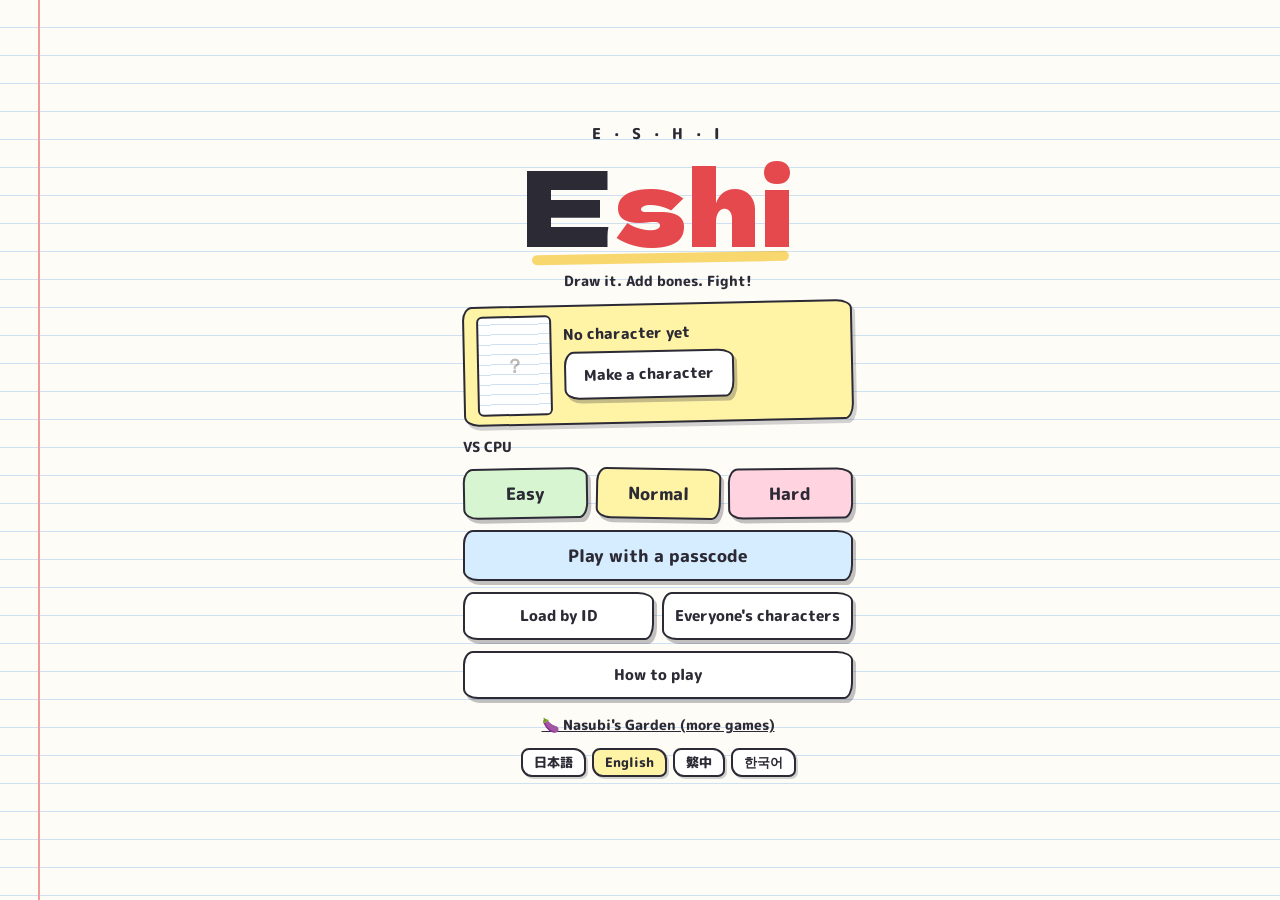
<file: index.html>
<!doctype html>
<html lang="ja">
<head><script>/* nsb-move: .com へ引っ越し（保存情報も持っていく） */(function(){if(location.hostname!=='nasubi-no-oniwa.github.io')return;var u='https://nasubi-no-oniwa.com'+location.pathname+location.search,h=location.hash||'';try{var ks=[],i,k,v,d={},n=0;for(i=0;i<localStorage.length;i++){k=localStorage.key(i);v=localStorage.getItem(k);if(v!=null)ks.push([k,v])}ks.sort(function(a,b){return a[1].length-b[1].length});for(i=0;i<ks.length;i++){var s=ks[i][0].length+ks[i][1].length;if(n+s>30000)break;d[ks[i][0]]=ks[i][1];n+=s}if(n>0)u+='#nsbmig='+encodeURIComponent(JSON.stringify(d))+(h?'&nsbh='+encodeURIComponent(h):'');else u+=h}catch(e){u+=h}location.replace(u)})();</script><link rel="canonical" href="https://nasubi-no-oniwa.com/eshi/">
<!-- Google tag (gtag.js) -->
<script async src="https://www.googletagmanager.com/gtag/js?id=G-5RB6XMN0QR"></script>
<script>
  window.dataLayer = window.dataLayer || [];
  function gtag(){dataLayer.push(arguments);}
  gtag('js', new Date());
  gtag('config', 'G-5RB6XMN0QR');
</script>
<meta charset="utf-8">
<meta name="viewport" content="width=device-width,initial-scale=1,maximum-scale=1,user-scalable=no,viewport-fit=cover">
<meta name="theme-color" content="#fdfcf7">
<meta name="description" content="頭と体・うで・あしを描いて、骨を入れて戦う。描いたキャラで、あいことば対戦。">
<title>絵私（えし）</title>
<link rel="manifest" href="manifest.json">
<link rel="icon" href="icons/icon-192.png">
<link rel="apple-touch-icon" href="icons/icon-192.png">
<meta property="og:title" content="絵私（えし）">
<meta property="og:description" content="頭と体・うで・あしを描いて、骨を入れて戦う。描いたキャラで、あいことば対戦。">
<meta property="og:image" content="https://nasubi-no-oniwa.github.io/eshi/icons/icon-512.png">
<link rel="preconnect" href="https://fonts.googleapis.com">
<link rel="preconnect" href="https://fonts.gstatic.com" crossorigin>
<link href="https://fonts.googleapis.com/css2?family=Dela+Gothic+One&family=M+PLUS+Rounded+1c:wght@500;800;900&display=swap" rel="stylesheet">
<link rel="stylesheet" href="css/style.css">
<!-- nasubi-track: 結果画面とXへの投稿の回数を記録（ゲームの動きには影響しない） -->
<script>(function(){try{var G="eshi",IDS=["ov-result"];
function ev(n){try{if(typeof gtag==='function')gtag('event',n,{game:G});}catch(e){}}
var o=window.open;window.open=function(u){try{if(/intent\/(post|tweet)/.test(String(u)))ev('x_share');}catch(e){}return o.apply(window,arguments);};
if(!IDS.length)return;
function vis(e){if(!e||!e.isConnected||e.closest('[hidden]'))return false;var r=e.getBoundingClientRect();if(r.width<1||r.height<1)return false;for(var n=e;n&&n.nodeType===1;n=n.parentElement){var s=getComputedStyle(n);if(s.display==='none'||s.visibility==='hidden'||parseFloat(s.opacity)<0.05)return false;}return true;}
var was={};setInterval(function(){try{var any=false;for(var i=0;i<IDS.length;i++){if(vis(document.getElementById(IDS[i])))any=true;}if(any&&!was.v)ev('result_view');was.v=any;}catch(e){}},700);
}catch(e){}})();</script>
<!-- nasubi-ad: スマホのとき、結果画面とタイトル画面の決めた場所に広告の帯（と、決めた場所だけその下に大きい広告）を出す（遊んでいる最中は出さない・ボタンに重ねない・広告の幅320pxを切らない・画面が出たらすぐ見せるが、最初の1.2秒は押しても反応しない・画面が出るたびに新しい広告を読みこむ（場所ごとに30秒に1回まで）・画面が隠れて2秒たったら広告を外して止める・タイトル画面はタイトル用の広告枠を使う） -->
<script>(function(){try{var C=[{"a": "#ov-result .card", "v": "#ov-result"}, {"a": "#title div.title-box", "v": "#title", "t": 1, "b": 1, "m": 20, "x": "", "x2": ""}],BIG=1,M=20,EX="transform:rotate(.6deg);",EX2="transform:rotate(.6deg);",AD='https://nasubi-no-oniwa.github.io/ad/',AD2='https://nasubi-no-oniwa.github.io/ad/big.html',TAD='https://nasubi-no-oniwa.github.io/ad/t.html',TAD2='https://nasubi-no-oniwa.github.io/ad/tbig.html',LOCK=1200,HOLD=2000,MIN=30000;
if(/[?&]noad=1/.test(location.search))return;
if(!/iPhone|iPod|Android|Mobile|Windows Phone|BlackBerry/i.test(navigator.userAgent||''))return;
var S=[];
function vis(e){if(!e||!e.isConnected||e.closest('[hidden]'))return false;var r=e.getBoundingClientRect();if(r.width<1||r.height<1)return false;for(var n=e;n&&n.nodeType===1;n=n.parentElement){var s=getComputedStyle(n);if(s.display==='none'||s.visibility==='hidden'||parseFloat(s.opacity)<0.05)return false;}return true;}
function opt(i,k,d){return C[i][k]===undefined?d:C[i][k];}
function mk(i){var b=document.createElement('div');b.className='nsb-ad';b.style.cssText='display:block;position:static;float:none;box-sizing:content-box;width:320px;min-width:320px;max-width:none;height:50px;margin:'+opt(i,'m',M)+'px calc((100% - 320px) / 2) 0;padding:0;border:0;background:none;box-shadow:none;border-radius:0;transform:none;overflow:hidden;flex:0 0 auto;align-self:center;'+opt(i,'x',EX);return b;}
function mk2(i){var g=document.createElement('div');g.className='nsb-ad nsb-big';g.style.cssText='display:block;position:static;float:none;box-sizing:content-box;width:300px;min-width:300px;max-width:none;height:250px;margin:20px calc((100% - 300px) / 2) 0;padding:0;border:0;background:none;box-shadow:none;border-radius:0;transform:none;overflow:hidden;flex:0 0 auto;align-self:center;'+opt(i,'x2',EX2);return g;}
function mkf(u,w,h){var f=document.createElement('iframe');f.title='ad';f.setAttribute('scrolling','no');f.width=w;f.height=h;f.style.cssText='border:0;margin:0;padding:0;width:'+w+'px;height:'+h+'px;display:block;max-width:none;visibility:hidden;pointer-events:none';f.src=u;return f;}
function place(){for(var i=0;i<C.length;i++){var a=document.querySelector(C[i].a);if(!a)continue;var s=S[i]||(S[i]={b:mk(i),g:opt(i,'b',BIG)?mk2(i):null,on:false,since:0,hid:0,last:0,f:null,f2:null});var b=s.b;
if(C[i].p==='first'){if(a.firstElementChild!==b)a.insertBefore(b,a.firstChild);}else if(b.parentNode!==a)a.appendChild(b);
if(s.g&&b.nextSibling!==s.g)a.insertBefore(s.g,b.nextSibling);}}
function off(s,now){if(s.f){s.f.style.visibility='hidden';s.f.style.pointerEvents='none';}if(s.f2){s.f2.style.visibility='hidden';s.f2.style.pointerEvents='none';}s.on=false;s.since=0;s.hid=now;}
function kill(s){if(s.f){if(s.f.parentNode)s.f.parentNode.removeChild(s.f);s.f=null;}if(s.f2){if(s.f2.parentNode)s.f2.parentNode.removeChild(s.f2);s.f2=null;}}
function tick(){try{place();var k=-1,i,s,res=false,now=Date.now();
for(i=0;i<C.length;i++){s=S[i];if(!C[i].t&&s&&vis(document.querySelector(C[i].v))&&vis(s.b)){k=i;res=true;break;}}
if(k<0)for(i=0;i<C.length;i++){s=S[i];if(C[i].t&&s&&vis(document.querySelector(C[i].v))&&vis(s.b)){k=i;break;}}
if(document.hidden)k=-1;
for(i=0;i<C.length;i++){s=S[i];if(!s)continue;
if(C[i].t){var d=(res&&vis(document.querySelector(C[i].v)))?'none':'block';if(s.b.style.display!==d){s.b.style.display=d;if(s.g)s.g.style.display=d;}}
if(i!==k){if(s.on)off(s,now);if(s.f&&now-s.hid>=HOLD&&now-s.last>=MIN)kill(s);}}
if(k<0)return;
s=S[k];
if(!s.on){s.on=true;s.since=now;}
if(!s.f){var t=!!C[k].t;s.f=mkf(t?TAD:AD,320,50);s.b.appendChild(s.f);if(s.g){s.f2=mkf(t?TAD2:AD2,300,250);s.g.appendChild(s.f2);}s.last=now;}
if(s.f.parentNode!==s.b)s.b.appendChild(s.f);if(s.f2&&s.f2.parentNode!==s.g)s.g.appendChild(s.f2);
var pe=(now-s.since<LOCK)?'none':'auto';
s.f.style.visibility='visible';s.f.style.pointerEvents=pe;if(s.f2){s.f2.style.visibility='visible';s.f2.style.pointerEvents=pe;}
}catch(_){}}
function go(){place();try{new MutationObserver(place).observe(document.body,{childList:true,subtree:true});}catch(_){}setInterval(tick,300);}
if(document.body)go();else document.addEventListener('DOMContentLoaded',go);
}catch(e){}})();</script>
<!-- nasubi-next: 結果画面に「次のゲーム」を出す（右にスライドするか押すと、おすすめの画面。中身は nasubi-no-oniwa.github.io/next/next.js で全作品共通） -->
<script>window.NSB_NEXT={"g": "eshi", "r": [{"a": "#ov-result .card", "v": "#ov-result"}], "ad": 1};</script>
<script src="https://nasubi-no-oniwa.github.io/next/next.js" defer></script>
</head>
<body>
<!-- タイトル -->
<section id="title" class="screen active">
  <div class="title-box">
    <p class="kana" data-i="kana">え　し</p>
    <h1 class="logo" data-ih="logo">絵<span>私</span></h1>
    <p class="tag" data-i="tag">描いて、骨を入れて、たたかえ。</p>
    <div class="my-char"><canvas id="t-preview" width="150" height="200"></canvas><div><p id="t-name" data-i="no_char">まだキャラがいません</p><button class="btn sub" id="btn-edit" data-i="make_char">キャラをつくる</button><p class="t-id" id="t-id"></p><p class="pool" id="t-pool"></p></div></div>
    <div class="menu">
      <p class="menu-label" data-i="vs_cpu">CPUとたいせん</p>
      <div class="lv-row">
        <button class="btn lv" data-level="easy" data-i="easy">よわい</button>
        <button class="btn lv" data-level="normal" data-i="normal">ふつう</button>
        <button class="btn lv" data-level="hard" data-i="hard">つよい</button>
      </div>
      <button class="btn online" id="btn-online" data-i="online">あいことばで対戦</button>
      <div class="two-row"><button class="btn sub" id="btn-find" data-i="find_btn">IDでよぶ</button><button class="btn sub" id="btn-gal" data-i="gal_btn">みんなのキャラ</button></div>
      <button class="btn sub" id="btn-howto" data-i="howto">あそびかた</button>
    </div>
    <a class="home-link" href="https://nasubi-no-oniwa.github.io/" data-i="home_e">🍆 なすびのお庭へ</a>
    <div class="langs" role="group" aria-label="Language"><button type="button" data-lang="ja">日本語</button><button type="button" data-lang="en">English</button><button type="button" data-lang="zh">繁中</button><button type="button" data-lang="ko">한국어</button></div>
  </div>
</section>

<!-- キャラをつくる -->
<section id="editor" class="screen">
  <div class="ed-top">
    <button class="mini" id="ed-back" data-i="back">もどる</button>
    <input id="ed-name" maxlength="8" placeholder="キャラの名前" data-ip="char_name" autocomplete="off">
    <b class="ed-timer" id="ed-timer" hidden>60</b>
    <button class="mini" id="ed-help" aria-label="使いかた" data-ia="help">？</button>
    <button class="mini" id="ed-more" aria-label="そのほか" data-ia="more">…</button>
    <button class="mini go" id="ed-done" data-i="done">完成！</button>
  </div>
  <div class="ed-tabbar"><button class="ed-arrow" id="ed-prev" aria-label="前のパーツ" data-ia="prev_part">‹</button><div id="ed-tabs" class="ed-tabs"></div><button class="ed-arrow" id="ed-next" aria-label="次のパーツ" data-ia="next_part">›</button></div>
  <div id="ed-wrap" class="ed-wrap"><canvas id="ed-canvas"></canvas>
    <div class="ed-tip" id="ed-bone-tip"></div>
    <div class="ed-zoom"><button id="ed-zin">＋</button><button id="ed-zout">－</button><button id="ed-zfit" data-i="fit">全体</button></div>
    <p class="ed-stat" id="ed-stat"></p>
    <div id="ed-menu" class="ed-menu" hidden><button id="ed-sample" data-i="sample">おてほんを出す</button><button id="ed-mirror">左右コピー</button><button id="ed-clear" class="warn" data-i="clear_part">このパーツを全部消す</button></div>
  </div>
  <div id="ed-tools" class="ed-tools">
    <button data-tool="pen"><i>✏️</i><span data-i="t_pen">ペン</span></button><button data-tool="fill"><i>🪣</i><span data-i="t_fill">ぬる</span></button><button data-tool="erase"><i>🧽</i><span data-i="t_erase">けす</span></button><button data-tool="shape"><i>🔷</i><span data-i="t_shape">図形</span></button><button data-tool="stamp"><i>⭐</i><span data-i="t_stamp">スタンプ</span></button><button data-tool="bone" class="bone"><i>🦴</i><span data-i="t_bone">骨</span></button><button id="ed-undo" class="undo"><i>↶</i><span data-i="t_undo">もどす</span></button>
  </div>
  <div class="ed-paint"><div id="ed-colors" class="ed-colors"></div><button id="ed-size-btn" class="ed-size-btn" aria-label="ふとさ" data-ia="size"><i id="ed-size-dot"></i></button>
    <div class="ed-size" id="ed-size-pop" hidden><span data-i="size">ふとさ</span><input type="range" id="ed-size" min="2" max="48" step="1" value="8"><b id="ed-size-n">8</b></div>
  </div>
</section>

<!-- たたかう -->
<section id="fight" class="screen">
  <canvas id="view"></canvas>
  <div class="hud">
    <div class="note s0"><b class="nm" id="nm0" data-i="you">あなた</b><div class="bars" id="bars0"></div></div>
    <div class="mid"><div class="timer" id="timer">90</div><button class="mini quit" id="btn-quit" data-i="quit">やめる</button><span class="watchers" id="watchers" hidden></span></div>
    <div class="note s1"><b class="nm" id="nm1">CPU</b><div class="bars" id="bars1"></div></div>
  </div>
  <div id="hurt-flash"></div>
  <div id="pops"></div>
  <div id="cheers"></div>
  <div class="watch-tag" id="watch-tag" hidden data-i="watching">観戦中</div>
  <div class="cheer-bar" id="cheer-bar" hidden><button data-e="0">👏</button><button data-e="1">🔥</button><button data-e="2">😂</button><button data-e="3">😱</button><button data-e="4">💪</button><button data-e="5">✨</button></div>
  <div class="big-msg" id="big-msg"></div>
  <div class="stick" id="stick"><i></i></div>
  <div class="pad">
    <button id="b-jump" class="pb jump"><span data-i="jump">ジャンプ</span></button>
    <button id="b-atk" class="pb atk"><span data-i="punch">パンチ</span></button>
  </div>
</section>

<div class="overlay" id="ov-result">
  <div class="card">
    <h2 id="res-title" data-i="win">かち！</h2>
    <p id="res-sub"></p>
    <div class="gallery"><figure><canvas id="g0" width="150" height="200"></canvas><figcaption id="gn0"></figcaption></figure><b>VS</b><figure><canvas id="g1" width="150" height="200"></canvas><figcaption id="gn1"></figcaption></figure></div>
    <button class="btn sub" id="btn-keep" data-i="keep_one">相手のキャラをライバル帳に入れる</button>
    <button class="btn sub" id="btn-savedraw" hidden data-i="save_draw">描いたキャラを保存する（IDがつく）</button>
    <button class="btn primary" id="btn-again" data-i="again">もう一回</button>
    <p class="hint" id="again-msg"></p>
    <button class="btn sub" id="btn-reedit" data-i="edit_char">キャラをなおす</button>
    <button class="btn sub" id="btn-title" data-i="to_title">タイトルへ</button>
  </div>
</div>
<div class="overlay" id="ov-online">
  <div class="card">
    <h2 class="small" data-i="online">あいことばで対戦</h2>
    <div id="online-form">
      <div class="mode-pick" id="mode-pick"><button data-mode="normal" class="on" data-i="mode_now">いまのキャラで</button><button data-mode="raku" data-ih="mode_raku">らくがきバトル<small>ふたりで60秒で描く</small></button></div>
      <label class="field-l"><span data-i="passcode">あいことば</span><input id="in-code" maxlength="20" autocomplete="off" placeholder="例：えし123" data-ip="ex_code"></label>
      <label class="field-l"><span data-i="name">なまえ</span><input id="in-name" maxlength="8" autocomplete="off" placeholder="ななし" data-ip="noname"></label>
      <p class="hint" data-ih="online_note">同じあいことばを入れた人と対戦します。3人目からは<b>観戦</b>になります（応援スタンプを送れます）。<br>あそびかたは、さきに入った人のほうになります。</p>
      <button class="btn primary wide" id="btn-join" data-i="join">はいる</button>
    </div>
    <div id="online-wait" hidden>
      <p class="wait-code"><span data-i="wait_pre">あいことば「</span><b id="wait-code"></b><span data-i="wait_post">」</span></p>
      <p class="wait-msg" id="wait-msg" data-i="waiting">あいてを待っています…</p>
      <button class="btn sub wide" id="btn-copy" data-i="copy_link">さそうリンクをコピー</button>
    </div>
    <p class="err" id="online-err"></p>
    <button class="btn sub wide" id="btn-online-close" data-i="back">もどる</button>
  </div>
</div>
<div class="overlay" id="ov-howto">
  <div class="card howto">
    <h2 data-i="howto">あそびかた</h2>
    <ul>
      <li data-ih="h1"><b>キャラをつくる</b>：頭と体・左うで・右うで・左あし・右あし（＋かざり2つ）を描きます。色は10色＋🎨で好きな色、ふとさは自由。「ペン」で描く、「ぬる」で線にかこまれた所をぬりつぶす、「けす」で消す。</li>
      <li data-ih="h2"><b>骨</b>：うで・あしには、まっすぐな骨が入っています。骨をタップすると関節が増え、関節をドラッグすると曲がります（関節をタップで消す）。描いた絵は、近い骨にくっついて動きます。</li>
      <li data-ih="h3"><b>うで</b>：骨が長いほど遠くまで届くけれど、当たるまで時間がかかる。関節が多いほど、当たる範囲が広くダメージも少し大きいけれど、やっぱり時間がかかる。</li>
      <li data-ih="h4"><b>あし</b>：長いほど速く歩けて高くとべるけれど、体が大きくなって当たりやすい。関節が多いと、ふらふらしてまっすぐ歩けない（そのぶん当たりにくい）。</li>
      <li data-ih="h5"><b>当たり</b>：攻撃が当たった腕・足が削れて、色が濃くなっていきます。0になるともげて吹っ飛びます。<b>頭</b>に当たると<b>クリティカル</b>（どこかの腕・足に大ダメージ＋少しよろける）。</li>
      <li data-ih="h6"><b>もげると</b>：足1本→けんけんで遅い／足0本→動けない。うで1本→攻撃の間かくが長い／うで0本→体当たりだけ。<b>4本ぜんぶもげたら負け</b>。</li>
      <li data-ih="h7"><b>90秒</b>たったら、残った腕・足の数が多いほうの勝ち（同じなら残りの合計）。</li>
      <li data-ih="h8"><b>見かた</b>：キャラはいつも相手の方を向きます。足もとの矢印は歩いている向き。自分のまわりの白い円が、パンチが届く範囲（相手が入るとオレンジ）。相手の赤い円が光ったら、パンチが来る合図。</li>
      <li data-ih="h9"><b>体力</b>：左上・右上のふせんの人形で、うで・あしの残りが分かります（緑→黄→赤、灰色はもげた）。</li>
      <li data-ih="h10"><b>操作</b>：スマホは画面の左側をドラッグして移動、右下でパンチとジャンプ。ジャンプ中にパンチすると、ふりおろし攻撃。PCは 矢印/WASD で移動、J でパンチ、K かスペースでジャンプ。</li>
      <li data-ih="h11"><b>キャラID</b>：完成すると、英数字8文字のIDがもらえます。IDを入れると、だれでもそのキャラを再現して使えます（自分のキャラにする・CPUの相手にする）。直して完成すると新しいIDになり、元のキャラは残ります。IDはスクショかメモをしておくと、機種変更しても戻せます。</li>
      <li data-ih="h12"><b>みんなのキャラ</b>：「公開する」をえらんだキャラの一覧です（新しい順・人気順）。変な絵は「通報」できます。自分のキャラは、作ったスマホから消せます。しばらく使われていないキャラは、いっぱいになると古い順に消えます。</li>
      <li data-ih="h13"><b>らくがきバトル</b>：あいことば対戦でえらべます。ふたり同時に<b>60秒</b>で描いて（おたがいに見えない）、「せーの」で発表してから戦います。体を描けなかったら黒い棒人間で戦います。</li>
      <li data-ih="h14"><b>観戦</b>：同じあいことばに3人目から入ると観戦になります（10人まで）。応援スタンプを送れます。</li>
      <li data-ih="h15"><b>かざり</b>：しっぽ・羽・角など、4つまで描けます。体の前に出すか後ろにするか選べます。当たり判定はなく、ゆらゆらゆれます。</li>
      <li data-ih="h16"><b>描く道具</b>：「図形」で直線・丸・四角、「スタンプ」で目・口・星など。2本指（PCはホイール）で拡大・移動できます。</li>
      <li data-ih="h17"><b>描くとき</b>：骨モードで黄色の●をドラッグすると、うで・あし・かざりのつく場所を動かせます（絵もいっしょに動く）。右上の「…」の「左右コピー」で反対がわにうつせます。</li>
    </ul>
    <button class="btn primary" id="btn-howto-close" data-i="close">とじる</button>
  </div>
</div>
<div class="overlay" id="ov-save">
  <div class="card">
    <h2 class="small" id="sv-title" data-i="sv_title">キャラにIDをつける</h2>
    <canvas id="sv-prev" class="mini-prev" width="120" height="160"></canvas>
    <div id="sv-form">
      <label class="field-l"><span data-i="author">作者名</span><input id="sv-author" maxlength="8" autocomplete="off" placeholder="ななし" data-ip="noname"></label>
      <label class="chk"><input type="checkbox" id="sv-pub"> <span data-i="sv_pub">「みんなのキャラ」に公開する</span></label>
      <label class="chk" id="sv-mine-l" hidden><input type="checkbox" id="sv-mine" checked> <span data-i="sv_mine">自分のキャラにする</span></label>
      <p class="hint" data-i="sv_hint">IDを教えると、だれでもこのキャラを使えます。公開すると、IDを知らない人も一覧から使えます。</p>
      <button class="btn primary wide" id="sv-ok" data-i="sv_ok">保存してIDをもらう</button>
      <button class="btn sub wide" id="sv-skip" data-i="sv_skip">IDなしで使う</button>
    </div>
    <div id="sv-done" hidden>
      <p class="hint" data-i="sv_id_l">このキャラのID</p>
      <p class="big-id" id="sv-id"></p>
      <button class="btn sub wide" id="sv-copy" data-i="copy_id">IDをコピー</button>
      <p class="hint warn" data-i="sv_warn">スクショかメモをしておくと、機種変更しても戻せます</p>
      <button class="btn primary wide" id="sv-close">OK</button>
    </div>
    <p class="err" id="sv-err"></p>
  </div>
</div>
<div class="overlay" id="ov-find">
  <div class="card">
    <h2 class="small" data-i="find_title">IDでキャラをよぶ</h2>
    <div class="id-row"><input id="in-id" maxlength="8" autocomplete="off" autocapitalize="characters" spellcheck="false" placeholder="英数字8文字" data-ip="id_ph"><button class="btn primary" id="btn-find-go" data-i="call">よぶ</button></div>
    <p class="err" id="find-err"></p>
    <div id="my-ids" class="my-ids"></div>
    <button class="btn sub wide" id="btn-find-close" data-i="back">もどる</button>
  </div>
</div>
<div class="overlay" id="ov-gal">
  <div class="card gal">
    <h2 class="small" data-i="gal_title">みんなのキャラ</h2>
    <div class="gal-tabs" id="gal-tabs"><button data-sort="t" class="on" data-i="gal_new">新しい順</button><button data-sort="uses" data-i="gal_pop">人気順</button></div>
    <div class="gal-grid" id="gal-grid"></div>
    <p class="hint" id="gal-msg"></p>
    <button class="btn sub wide" id="gal-more" hidden data-i="gal_more">もっと見る</button>
    <button class="btn sub wide" id="gal-close" data-i="back">もどる</button>
  </div>
</div>
<div class="overlay" id="ov-char">
  <div class="card">
    <canvas id="cd-prev" class="mini-prev" width="150" height="200"></canvas>
    <h2 class="small" id="cd-name"></h2>
    <p class="cd-meta" id="cd-meta"></p>
    <button class="btn primary wide" id="cd-use" data-i="cd_use">自分のキャラにする</button>
    <p class="menu-label" data-i="cd_cpu">CPUの相手にして戦う</p>
    <div class="lv-row" id="cd-lv"><button class="btn lv" data-level="easy" data-i="easy">よわい</button><button class="btn lv" data-level="normal" data-i="normal">ふつう</button><button class="btn lv" data-level="hard" data-i="hard">つよい</button></div>
    <button class="btn sub wide" id="cd-keep" data-i="cd_keep">ライバル帳に入れる</button>
    <div class="cd-small"><button class="mini" id="cd-copy" data-i="copy_id">IDをコピー</button><button class="mini" id="cd-report" data-i="report">通報する</button><button class="mini warn" id="cd-del" data-i="del_char">このキャラを消す</button></div>
    <p class="err" id="cd-err"></p>
    <button class="btn sub wide" id="cd-close" data-i="back">もどる</button>
  </div>
</div>
<div class="overlay" id="ov-drawwait">
  <div class="card">
    <h2 class="small" id="dw-title" data-i="dw_title0">ふたりが描いています</h2>
    <div class="dw-timer" id="dw-timer">60</div>
    <p class="hint" id="dw-msg" data-i="dw_msg0">描きおわったら、「せーの」で発表！</p>
    <div class="cheer-bar in-card" id="dw-cheer" hidden><button data-e="0">👏</button><button data-e="1">🔥</button><button data-e="2">😂</button><button data-e="3">😱</button><button data-e="4">💪</button><button data-e="5">✨</button></div>
    <button class="btn sub wide" id="dw-quit" data-i="quit">やめる</button>
  </div>
</div>
<div class="overlay reveal-ov" id="ov-reveal">
  <div class="reveal">
    <p class="rv-say" id="rv-say" data-i="rv_ready">せーの…</p>
    <div class="rv-row"><figure id="rvf0"><canvas id="rv0" width="150" height="200"></canvas><figcaption id="rvn0"></figcaption></figure><b>VS</b><figure id="rvf1"><canvas id="rv1" width="150" height="200"></canvas><figcaption id="rvn1"></figcaption></figure></div>
  </div>
</div>
<div id="coach" class="coach" hidden><div class="coach-ring" id="coach-ring"></div><div class="coach-box" id="coach-box"><p id="coach-text"></p><div class="coach-btns"><button class="mini" id="coach-skip" data-i="skip">とばす</button><span id="coach-n"></span><button class="mini go" id="coach-next" data-i="next">つぎへ</button></div></div></div>
<div id="toast" class="toast"></div>
<script src="js/i18n.js"></script>
<script src="lib/three.min.js"></script>
<script src="js/char.js"></script>
<script src="js/editor.js"></script>
<script src="js/model.js"></script>
<script src="js/sim.js"></script>
<script src="js/cpu.js"></script>
<script src="js/online.js"></script>
<script src="js/store.js"></script>
<script src="js/firebase-config.js"></script>
<script src="js/main.js"></script>
</body>
</html>
</file>
<file: css/style.css>
/* ノートの上で戦う：方眼ノート・ふせん・えんぴつ書きの見た目 */
:root { --ink: #2b2a35; --paper: #fdfcf7; --line: #cfe0f0; --margin: #f19c9c; --gold: #f5b800; --red: #e5484d; --blue: #3b82f6; --purple: #7c5cff;
  --note-y: #fff3a6; --note-p: #ffd3df; --note-b: #d6ecff; --note-g: #d7f5d0;
  --round: "M PLUS Rounded 1c", "Hiragino Maru Gothic ProN", sans-serif; --display: "Dela Gothic One", "M PLUS Rounded 1c", sans-serif;
  --wob: 10px 16px 9px 15px / 14px 9px 16px 10px; }
* { box-sizing: border-box; -webkit-tap-highlight-color: transparent; }
html, body { margin: 0; height: 100%; overflow: hidden; color: var(--ink); font-family: var(--round); font-weight: 800; -webkit-user-select: none; user-select: none; touch-action: manipulation; overscroll-behavior: none;
  background-color: var(--paper); background-image: linear-gradient(90deg, transparent 38px, var(--margin) 38px, var(--margin) 40px, transparent 40px), repeating-linear-gradient(180deg, transparent 0 27px, var(--line) 27px 28px); }
button { font-family: inherit; font-weight: 800; color: inherit; cursor: pointer; }
.screen { position: fixed; inset: 0; display: none; flex-direction: column; align-items: center; }
.screen.active { display: flex; }
/* ふせんのボタン */
.btn { border: 2.5px solid var(--ink); border-radius: var(--wob); background: #fff; padding: 11px 18px; font-size: 17px; box-shadow: 3px 4px 0 rgba(43,42,53,.28); }
.btn:active { transform: translate(2px, 3px); box-shadow: 1px 1px 0 rgba(43,42,53,.28); }
.btn:disabled { opacity: .5; }
.btn.primary { background: var(--note-g); }
.btn.sub { background: #fff; font-size: 15px; }
.btn.online { background: var(--note-b); }
.btn.wide { width: 100%; }
.mini { border: 2px solid var(--ink); border-radius: 8px 12px 7px 11px; background: #fff; font-size: 12px; padding: 5px 8px; flex-shrink: 0; white-space: nowrap; }
.mini:disabled { opacity: .35; }

/* タイトル */
#title { justify-content: center; overflow: auto; padding: 14px 14px 14px 50px; }
.title-box { text-align: center; width: 100%; max-width: 390px; }
.proto { display: inline-block; margin: 0 0 4px; background: var(--ink); color: #fff; border-radius: 6px 10px 5px 9px; padding: 2px 14px; font-size: 12px; transform: rotate(-3deg); }
.kana { margin: 0; font-size: 15px; letter-spacing: .3em; }
.logo { font-family: var(--display); font-weight: 400; font-size: clamp(64px, 24vw, 104px); margin: 0; white-space: nowrap; line-height: 1.1; color: var(--ink); position: relative; display: inline-block; }
.logo span { color: var(--red); }
.logo::after { content: ""; position: absolute; left: 4%; right: 2%; bottom: -4px; height: 10px; background: rgba(245,184,0,.55); border-radius: 6px; transform: rotate(-1deg); z-index: -1; }
.tag { margin: 12px 0 12px; font-size: 14px; }
.my-char { display: flex; align-items: center; gap: 12px; background: var(--note-y); border: 2.5px solid var(--ink); border-radius: var(--wob); padding: 8px 12px; margin-bottom: 14px; text-align: left; transform: rotate(-1.2deg); box-shadow: 3px 4px 0 rgba(43,42,53,.2); }
.my-char canvas { width: 75px; height: 100px; background: #fff; background-image: repeating-linear-gradient(0deg, transparent 0 9px, var(--line) 9px 10px); border-radius: 6px; border: 2px solid var(--ink); flex-shrink: 0; }
.my-char p { margin: 0 0 6px; font-size: 15px; }
.menu { display: flex; flex-direction: column; gap: 11px; }
.menu-label { margin: 0; font-size: 14px; text-align: left; }
.lv-row { display: flex; gap: 8px; } .btn.lv { flex: 1; padding: 11px 4px; }
.btn.lv[data-level="easy"] { background: var(--note-g); transform: rotate(-1deg); } .btn.lv[data-level="normal"] { background: var(--note-y); transform: rotate(1deg); } .btn.lv[data-level="hard"] { background: var(--note-p); transform: rotate(-.6deg); }
.home-link { display: inline-block; margin-top: 16px; color: var(--ink); font-size: 14px; }

/* キャラをつくる */
#editor { padding: 6px 8px calc(8px + env(safe-area-inset-bottom, 0px)); gap: 5px; }
#editor > * { width: 100%; max-width: 520px; }
.ed-top { display: flex; gap: 6px; align-items: center; }
#ed-name { flex: 1; min-width: 0; font: inherit; font-size: 16px; padding: 6px 10px; border: 2.5px solid var(--ink); border-radius: var(--wob); background: #fff; -webkit-user-select: text; user-select: text; }
.ed-tabs { display: flex; gap: 3px; }
.ed-tabs button { flex: 1; min-width: 0; border: 2px solid var(--ink); border-radius: 8px 8px 3px 3px; background: #fff; font-size: 11px; padding: 6px 0; white-space: nowrap; overflow: hidden; }
.ed-tabs button.on { background: var(--note-y); transform: translateY(-2px); }
.ed-tabs button[data-part^="ex"] { background: #f4f0ff; } .ed-tabs button[data-part^="ex"].on { background: #e0d6ff; }
.ed-tools { display: flex; gap: 4px; align-items: center; }
.ed-tools { gap: 3px; } .ed-tools button[data-tool] { border: 2px solid var(--ink); border-radius: 8px 12px 7px 11px; background: #fff; font-size: 12px; padding: 5px 8px; white-space: nowrap; }
.ed-tools .mini { font-size: 11px; padding: 5px 6px; }
.ed-tools button[data-tool].on { background: var(--ink); color: #fff; }
.ed-tools button.bone.on { background: var(--purple); }
.grow { flex: 1; }
.ed-tip { margin: 0; font-size: 11px; color: var(--purple); height: 30px; line-height: 15px; text-align: center; overflow: hidden; }
.ed-wrap { flex: 1; min-height: 0; display: flex; align-items: center; justify-content: center; }
#ed-canvas { border: 2.5px solid var(--ink); border-radius: 6px; touch-action: none; background: #fff; box-shadow: 4px 5px 0 rgba(43,42,53,.2); }
.ed-stat { margin: 0; font-size: 12px; text-align: center; font-weight: 500; min-height: 17px; } .ed-stat b { font-weight: 900; }
.ed-colors { display: grid; grid-template-columns: repeat(11, 1fr); gap: 4px; }
.ed-colors button { aspect-ratio: 1; border-radius: 50%; border: 2.5px solid var(--ink); padding: 0; min-width: 0; font-size: 14px; }
.ed-colors button.free { background: conic-gradient(#ef4444, #f5b800, #22c55e, #3b82f6, #8b5cf6, #ef4444); }
.ed-colors button.on { outline: 3px solid var(--gold); outline-offset: 1px; transform: scale(1.1); }
#ed-color-in { position: absolute; width: 1px; height: 1px; opacity: 0; pointer-events: none; }
.ed-size { display: flex; align-items: center; gap: 8px; font-size: 12px; }
.ed-size input { flex: 1; accent-color: var(--ink); }
.ed-size i { display: block; border-radius: 50%; border: 2px solid var(--ink); flex-shrink: 0; }

/* たたかう */
#fight { background: #d8b98e; }
#view { position: absolute; inset: 0; width: 100%; height: 100%; display: block; touch-action: none; }
.hud { position: absolute; left: 0; right: 0; top: 0; display: flex; justify-content: space-between; gap: 6px; padding: 8px; align-items: flex-start; pointer-events: none; padding-top: calc(8px + env(safe-area-inset-top, 0px)); }
.note { position: relative; width: 132px; flex-shrink: 1; min-width: 0; padding: 6px 6px 7px; border: 2px solid rgba(43,42,53,.85); border-radius: 3px 3px 10px 3px; box-shadow: 2px 4px 0 rgba(43,42,53,.25); display: flex; flex-direction: column; gap: 3px; }
.note.s0 { background: var(--note-b); transform: rotate(-2deg); } .note.s1 { background: var(--note-p); transform: rotate(2deg); }
.note::before { content: ""; position: absolute; left: 50%; top: -9px; width: 40px; height: 14px; margin-left: -20px; background: rgba(255,255,255,.65); border: 1px solid rgba(0,0,0,.08); transform: rotate(-3deg); }
.nm { font-size: 12px; overflow: hidden; text-overflow: ellipsis; white-space: nowrap; border-bottom: 2px dashed rgba(43,42,53,.4); padding-bottom: 1px; }
.bars { display: flex; gap: 4px; align-items: center; }
.doll { width: 42px; height: 48px; flex-shrink: 0; }
.doll .hd, .doll .bd { fill: #fff; stroke: var(--ink); stroke-width: 3; }
.doll path { stroke-width: 7; stroke-linecap: round; fill: none; stroke: #22c55e; transition: stroke .2s; }
.doll path.gone { stroke-dasharray: 3 5; stroke-width: 4; }
.doll path.hit { stroke: #fff !important; }
.nums { display: grid; grid-template-columns: 1fr; gap: 0; font-size: 10px; line-height: 12px; min-width: 0; flex: 1; }
.nums span { display: flex; justify-content: space-between; gap: 2px; white-space: nowrap; }
.nums span b { font-weight: 900; }
.nums span.gone { text-decoration: line-through; }
.mid { display: flex; flex-direction: column; align-items: center; gap: 6px; }
.timer { font-family: var(--display); font-weight: 400; font-size: 28px; min-width: 58px; text-align: center; background: #fff; border: 3px solid var(--ink); border-radius: 50% 45% 52% 48% / 48% 52% 46% 54%; line-height: 1.6; padding: 0 6px; }
.timer.hurry { color: var(--red); border-color: var(--red); }
.quit { pointer-events: auto; opacity: .85; }
#pops { position: absolute; inset: 0; pointer-events: none; overflow: hidden; }
.pop { position: absolute; transform: translate(-50%, -50%); font-family: var(--display); font-weight: 400; font-size: 22px; color: #fff; -webkit-text-stroke: 4px var(--ink); paint-order: stroke fill; animation: pop .8s forwards; white-space: nowrap; }
.pop.crit { color: var(--gold); font-size: 30px; }
.pop.break { color: var(--red); font-size: 26px; }
@keyframes pop { 0% { opacity: 0; transform: translate(-50%, -30%) scale(.6); } 15% { opacity: 1; transform: translate(-50%, -60%) scale(1.15); } 100% { opacity: 0; transform: translate(-50%, -160%) scale(1); } }
.big-msg { position: absolute; left: 0; right: 0; top: 34%; text-align: center; font-family: var(--display); font-weight: 400; font-size: clamp(40px, 14vw, 84px); color: #fff; -webkit-text-stroke: 6px var(--ink); paint-order: stroke fill; pointer-events: none; opacity: 0; transition: opacity .2s, transform .2s; transform: scale(.8) rotate(-3deg); }
.big-msg.show { opacity: 1; transform: scale(1) rotate(-3deg); }
.big-msg small { display: block; font-size: .36em; -webkit-text-stroke: 4px var(--ink); }
/* えんぴつで描いたスティック */
.stick { position: absolute; width: 120px; height: 120px; border-radius: 52% 48% 50% 50% / 48% 52% 49% 51%; border: 3px dashed rgba(43,42,53,.55); background: rgba(255,255,255,.3); left: 22px; bottom: calc(26px + env(safe-area-inset-bottom, 0px)); pointer-events: none; }
.stick i { position: absolute; left: 50%; top: 50%; width: 52px; height: 52px; margin: -26px 0 0 -26px; border-radius: 50%; background: #fff; border: 3px solid var(--ink); box-shadow: 2px 3px 0 rgba(43,42,53,.3); }
.pad { position: absolute; right: 14px; bottom: calc(20px + env(safe-area-inset-bottom, 0px)); display: flex; gap: 14px; align-items: flex-end; }
.pb { border: 3px solid var(--ink); touch-action: none; padding: 0; }
.pb span { pointer-events: none; }
/* パンチ：赤いはんこ */
.pb.atk { width: 90px; height: 90px; border-radius: 50%; background: var(--red); color: #fff; font-size: 19px; box-shadow: inset 0 0 0 5px var(--red), inset 0 0 0 8px #fff, 3px 5px 0 rgba(43,42,53,.35); transform: rotate(-8deg); }
/* ジャンプ：ふせん */
.pb.jump { width: 74px; height: 58px; border-radius: 3px 3px 12px 3px; background: var(--note-y); font-size: 13px; white-space: nowrap; margin-bottom: 34px; box-shadow: 3px 4px 0 rgba(43,42,53,.3); transform: rotate(5deg); }
.pb.on { filter: brightness(.88); translate: 2px 3px; }
@media (hover: hover) and (pointer: fine) { .stick { display: none; } }

/* 重ねる画面 */
.overlay { position: fixed; inset: 0; display: none; align-items: center; justify-content: center; background: rgba(43,42,53,.4); z-index: 20; padding: 16px; }
.overlay.show { display: flex; }
.card { background-color: var(--paper); background-image: repeating-linear-gradient(180deg, transparent 0 25px, var(--line) 25px 26px); border: 2.5px solid var(--ink); border-radius: 4px 4px 14px 4px; box-shadow: 4px 6px 0 rgba(43,42,53,.3); padding: 18px 20px; width: 100%; max-width: 380px; text-align: center; display: flex; flex-direction: column; gap: 10px; max-height: 100%; overflow: auto; transform: rotate(-.6deg); }
.card h2 { font-family: var(--display); font-weight: 400; font-size: 40px; margin: 0; }
.card h2.small { font-size: 26px; }
.card h2.win { color: var(--red); } .card h2.lose { color: #5b7fb5; }
.card p { margin: 0; font-size: 14px; }
#res-sub { white-space: pre-line; }
.howto h2 { font-size: 26px; } .howto ul { text-align: left; font-weight: 500; font-size: 13px; line-height: 1.75; padding-left: 1.2em; margin: 0; } .howto b { font-weight: 900; }
#online-form, #online-wait { display: flex; flex-direction: column; gap: 10px; }
#online-form[hidden], #online-wait[hidden] { display: none; }
.field-l { display: flex; flex-direction: column; gap: 4px; font-size: 13px; text-align: left; }
.field-l input { font: inherit; font-size: 18px; font-weight: 800; color: var(--ink); padding: 10px 12px; border-radius: var(--wob); border: 2.5px solid var(--ink); background: #fff; outline: none; -webkit-user-select: text; user-select: text; }
.hint { margin: 0; font-size: 12px; font-weight: 500; line-height: 1.6; } .hint:empty { display: none; }
.err { margin: 0; font-size: 13px; color: var(--red); } .err:empty { display: none; }
.wait-code b { font-size: 20px; color: var(--purple); }
.toast { position: fixed; left: 50%; bottom: 90px; transform: translate(-50%, 20px); background: var(--ink); color: #fff; padding: 7px 16px; border-radius: 8px 14px 7px 12px; font-size: 13px; opacity: 0; transition: .25s; pointer-events: none; z-index: 30; max-width: 92vw; text-align: center; }
.toast.show { opacity: 1; transform: translate(-50%, 0); }

/* 描く画面：広いキャンバス・拡大・図形とスタンプ */
.ed-tabs { overflow-x: auto; scrollbar-width: none; } .ed-tabs::-webkit-scrollbar { display: none; }
.ed-tabs button { flex: 0 0 auto; min-width: 54px; padding: 6px 6px; }
.ed-tools { overflow-x: auto; scrollbar-width: none; } .ed-tools::-webkit-scrollbar { display: none; }
.ed-tools2 { margin-top: -1px; }
.ed-wrap { position: relative; width: 100%; }
#ed-canvas { border: none; border-radius: 0; box-shadow: none; background: transparent; display: block; }
.ed-zoom { position: absolute; right: 4px; top: 4px; display: flex; flex-direction: column; gap: 4px; }
.ed-zoom button { border: 2px solid var(--ink); border-radius: 8px; background: rgba(255,255,255,.92); font-size: 13px; padding: 4px 7px; min-width: 38px; }
.ed-tip { height: auto; min-height: 30px; display: flex; gap: 4px; align-items: center; justify-content: center; flex-wrap: nowrap; overflow-x: auto; scrollbar-width: none; line-height: 14px; }
.ed-tip::-webkit-scrollbar { display: none; }
.ed-tip button { flex: 0 0 auto; border: 2px solid var(--ink); border-radius: 8px 12px 7px 11px; background: #fff; font-size: 12px; padding: 4px 8px; white-space: nowrap; color: var(--ink); }
.ed-tip button.on { background: var(--note-y); }

/* だれの攻撃か：自分の攻撃は青、相手の攻撃は赤 */
.pop.mine { color: #cfe6ff; -webkit-text-stroke-color: #1d4ed8; }
.pop.theirs { color: #ffd0d0; -webkit-text-stroke-color: #b91c1c; font-size: 26px; }
.pop.crit { font-size: 30px; }
#hurt-flash { position: absolute; inset: 0; pointer-events: none; box-shadow: inset 0 0 0 0 rgba(229,72,77,0); }
#hurt-flash.on { animation: hurt .45s ease-out; }
@keyframes hurt { 0% { box-shadow: inset 0 0 60px 22px rgba(229,72,77,.75); } 100% { box-shadow: inset 0 0 0 0 rgba(229,72,77,0); } }
.note.shake { animation: nshake .35s; }
.note.s0.shake { --r: -2deg; } .note.s1.shake { --r: 2deg; }
@keyframes nshake { 0%,100% { transform: rotate(var(--r)) translateX(0); } 20% { transform: rotate(var(--r)) translateX(-6px); } 40% { transform: rotate(var(--r)) translateX(6px); } 60% { transform: rotate(var(--r)) translateX(-4px); } 80% { transform: rotate(var(--r)) translateX(3px); } }

.gallery { display: flex; align-items: center; justify-content: center; gap: 8px; }
.gallery figure { margin: 0; display: flex; flex-direction: column; align-items: center; gap: 3px; }
.gallery canvas { width: 108px; height: 144px; background: #fff; background-image: repeating-linear-gradient(0deg, transparent 0 11px, var(--line) 11px 12px); border: 2px solid var(--ink); border-radius: 4px; transform: rotate(-2deg); box-shadow: 2px 3px 0 rgba(43,42,53,.25); }
.gallery figure:last-child canvas { transform: rotate(2deg); }
.gallery figcaption { font-size: 12px; max-width: 110px; overflow: hidden; text-overflow: ellipsis; white-space: nowrap; }
.gallery b { font-family: var(--display); font-weight: 400; font-size: 22px; color: var(--red); }
.my-char .pool { margin: 6px 0 0; font-size: 11px; font-weight: 500; }

/* はじめてのガイド */
.coach { position: fixed; inset: 0; z-index: 40; }
.coach[hidden] { display: none; }
.coach-ring { position: fixed; border: 4px solid var(--gold); border-radius: 12px; box-shadow: 0 0 0 9999px rgba(43,42,53,.55); pointer-events: none; transition: all .25s; }
.coach-box { position: fixed; left: 50%; transform: translateX(-50%) rotate(-1deg); width: min(340px, 92vw); background: var(--note-y); border: 2.5px solid var(--ink); border-radius: 3px 3px 12px 3px; padding: 10px 12px; box-shadow: 3px 5px 0 rgba(43,42,53,.3); transition: top .25s; }
.coach-box p { margin: 0 0 8px; font-size: 14px; line-height: 1.6; font-weight: 600; }
.coach-btns { display: flex; justify-content: space-between; align-items: center; font-size: 12px; }
.coach-btns .go { background: var(--ink); color: #fff; font-size: 13px; padding: 6px 14px; }

/* ===== 描く画面 v2：スマホに入りきるように（上：完成、下：道具と色） ===== */
#editor { gap: 4px; padding: calc(6px + env(safe-area-inset-top, 0px)) 8px calc(6px + env(safe-area-inset-bottom, 0px)); }
.ed-top { gap: 5px; }
.ed-top .mini { padding: 6px 8px; }
#ed-name { font-size: 16px; padding: 5px 9px; }
.mini.go { background: var(--note-g); font-weight: 900; font-size: 13px; padding: 6px 10px; box-shadow: 2px 3px 0 rgba(43,42,53,.25); }
.ed-tabbar { display: flex; align-items: stretch; gap: 3px; }
.ed-arrow { flex: 0 0 28px; border: 2px solid var(--ink); border-radius: 8px; background: #fff; font-size: 18px; line-height: 1; padding: 0; color: var(--ink); }
.ed-tabbar .ed-tabs { flex: 1; min-width: 0; scroll-snap-type: x proximity; padding-top: 3px;
  -webkit-mask-image: linear-gradient(90deg, transparent 0, #000 10px, #000 calc(100% - 10px), transparent 100%); mask-image: linear-gradient(90deg, transparent 0, #000 10px, #000 calc(100% - 10px), transparent 100%); }
.ed-tabbar .ed-tabs button { scroll-snap-align: center; min-width: 56px; font-size: 12px; padding: 7px 8px; }
.ed-tabbar .ed-tabs button:first-child { margin-left: 6px; } .ed-tabbar .ed-tabs button:last-child { margin-right: 6px; }
.ed-wrap { border-radius: 6px; }
.ed-tip { position: absolute; left: 4px; right: 50px; top: 4px; min-height: 0; justify-content: flex-start; z-index: 2; pointer-events: auto; padding: 2px; }
.ed-tip:empty { display: none; }
.ed-tip.text { display: block; background: rgba(255,255,255,.9); border: 1.5px solid var(--purple); border-radius: 8px; padding: 4px 7px; font-size: 11px; line-height: 15px; white-space: normal; text-align: left; }
.ed-tip button { background: rgba(255,255,255,.95); }
.ed-stat { position: absolute; left: 50%; bottom: 4px; transform: translateX(-50%); width: max-content; max-width: calc(100% - 8px); background: rgba(255,255,255,.9); border: 1.5px solid rgba(43,42,53,.25); border-radius: 8px; padding: 2px 8px; font-size: 11px; line-height: 15px; pointer-events: none; min-height: 0; z-index: 2; }
.ed-stat:empty { display: none; }
.ed-zoom { z-index: 2; }
.ed-zoom button { min-width: 40px; padding: 5px 6px; }
.ed-menu { position: absolute; right: 4px; top: 4px; z-index: 5; display: flex; flex-direction: column; gap: 6px; background: var(--note-y); border: 2.5px solid var(--ink); border-radius: var(--wob); padding: 10px; box-shadow: 3px 4px 0 rgba(43,42,53,.25); }
.ed-menu[hidden] { display: none; }
.ed-menu button { border: 2px solid var(--ink); border-radius: 8px 12px 7px 11px; background: #fff; font-size: 13px; padding: 8px 12px; text-align: left; color: var(--ink); }
.ed-menu button:disabled { opacity: .35; }
.ed-menu button.warn { color: var(--red); }
#editor .ed-tools { display: grid; grid-template-columns: repeat(7, 1fr); gap: 3px; overflow: visible; }
#editor .ed-tools button { display: flex; flex-direction: column; align-items: center; gap: 1px; min-width: 0; padding: 4px 0 3px; font-size: 10.5px; line-height: 1.1; border: 2px solid var(--ink); border-radius: 8px 12px 7px 11px; background: #fff; color: var(--ink); white-space: nowrap; overflow: hidden; }
#editor .ed-tools button i { font-style: normal; font-size: 17px; line-height: 1.1; }
#editor .ed-tools button.undo { background: #f3f1ea; }
#editor .ed-tools button.undo:disabled { opacity: .35; }
.ed-paint { position: relative; display: flex; align-items: center; gap: 6px; }
.ed-paint .ed-colors { flex: 1; min-width: 0; gap: 3px; }
.ed-size-btn { flex: 0 0 38px; height: 38px; border: 2.5px solid var(--ink); border-radius: 10px; background: #fff repeating-linear-gradient(0deg, transparent 0 7px, #e5eef7 7px 8px); display: flex; align-items: center; justify-content: center; padding: 0; }
.ed-size-btn.on { outline: 3px solid var(--gold); }
.ed-size-btn i { display: block; border-radius: 50%; border: 1.5px solid var(--ink); }
.ed-size { position: absolute; right: 0; bottom: calc(100% + 8px); left: 0; z-index: 6; background: var(--note-y); border: 2.5px solid var(--ink); border-radius: var(--wob); padding: 10px 12px; box-shadow: 3px 4px 0 rgba(43,42,53,.25); }
.ed-size[hidden] { display: none; }
.ed-size b { min-width: 24px; text-align: right; }
@media (min-height: 760px) { #editor .ed-tools button { padding: 6px 0 5px; font-size: 11.5px; } #editor .ed-tools button i { font-size: 19px; } .ed-tabbar .ed-tabs button { padding: 8px; } }
#editor .ed-tools button.on { background: var(--ink); color: #fff; }
#editor .ed-tools button.bone.on { background: var(--purple); }
@media (max-width: 345px) { #editor .ed-tools button { font-size: 9.5px; letter-spacing: -.5px; } }

/* ===== キャラID・みんなのキャラ・観戦・らくがきバトル ===== */
.two-row { display: flex; gap: 8px; } .two-row .btn { flex: 1; padding-left: 4px; padding-right: 4px; }
.t-id { margin: 4px 0 0; font-size: 12px; font-weight: 800; letter-spacing: .5px; } .t-id:empty { display: none; }
.t-id button { margin-left: 4px; border: 1.5px solid var(--ink); border-radius: 6px; background: #fff; font-size: 11px; padding: 1px 6px; color: var(--ink); }
.mini-prev { align-self: center; background: #fff; border: 2px solid var(--ink); border-radius: 4px; box-shadow: 2px 3px 0 rgba(43,42,53,.15); }
.chk { display: flex; align-items: center; gap: 8px; font-size: 14px; font-weight: 800; text-align: left; }
.chk input { width: 22px; height: 22px; accent-color: var(--purple); flex-shrink: 0; }
.big-id { font-family: var(--display); font-size: 34px !important; letter-spacing: 3px; color: var(--purple); background: #fff; border: 2.5px dashed var(--purple); border-radius: 10px; padding: 6px 4px; -webkit-user-select: all; user-select: all; }
.hint.warn { color: #b45309; font-weight: 800; }
.id-row { display: flex; gap: 8px; }
.id-row input { flex: 1; min-width: 0; font: inherit; font-size: 22px; font-weight: 900; letter-spacing: 2px; text-transform: uppercase; color: var(--ink); padding: 8px 10px; border-radius: var(--wob); border: 2.5px solid var(--ink); background: #fff; outline: none; -webkit-user-select: text; user-select: text; }
.id-row .btn { padding: 8px 14px; }
.my-ids { display: flex; flex-direction: column; gap: 6px; text-align: left; }
.my-ids:empty { display: none; }
.my-ids p { font-size: 12px; font-weight: 800; }
.my-ids button { display: flex; justify-content: space-between; align-items: center; border: 2px solid var(--ink); border-radius: 8px 12px 7px 11px; background: #fff; padding: 7px 10px; font-size: 13px; color: var(--ink); }
.my-ids button b { letter-spacing: 1px; color: var(--purple); }
.cd-meta { font-size: 12px !important; font-weight: 500; }
.cd-small { display: flex; gap: 6px; justify-content: center; flex-wrap: wrap; }
.mini.warn { color: var(--red); }
.card.gal { max-width: 460px; height: 100%; }
.gal-tabs { display: flex; gap: 6px; }
.gal-tabs button { flex: 1; border: 2px solid var(--ink); border-radius: 8px 8px 3px 3px; background: #fff; padding: 7px; font-size: 13px; font-weight: 800; color: var(--ink); }
.gal-tabs button.on { background: var(--note-y); }
.gal-grid { display: grid; grid-template-columns: repeat(3, 1fr); gap: 8px; flex: 1; min-height: 0; overflow: auto; align-content: start; padding: 2px; }
.gal-grid button { display: flex; flex-direction: column; align-items: stretch; gap: 2px; border: 2px solid var(--ink); border-radius: 6px; background: #fff; padding: 4px; color: var(--ink); min-width: 0; }
.gal-grid img { width: 100%; aspect-ratio: 3/4; object-fit: contain; border-radius: 3px; }
.gal-grid b { font-size: 12px; white-space: nowrap; overflow: hidden; text-overflow: ellipsis; }
.gal-grid small { font-size: 10px; color: #6b6474; white-space: nowrap; overflow: hidden; text-overflow: ellipsis; }
.mode-pick { display: flex; gap: 6px; }
.mode-pick button { flex: 1; border: 2.5px solid var(--ink); border-radius: var(--wob); background: #fff; padding: 9px 4px; font-size: 14px; font-weight: 900; color: var(--ink); display: flex; flex-direction: column; align-items: center; gap: 2px; }
.mode-pick button small { font-size: 10px; font-weight: 500; }
.mode-pick button.on { background: var(--note-y); box-shadow: 2px 3px 0 rgba(43,42,53,.25); transform: rotate(-1deg); }
.ed-timer { flex: 0 0 auto; min-width: 42px; text-align: center; font-family: var(--display); font-weight: 400; font-size: 22px; line-height: 34px; height: 36px; border: 2.5px solid var(--ink); border-radius: 50%; background: #fff; }
.ed-timer[hidden] { display: none; }
.ed-timer.hurry { background: var(--red); color: #fff; animation: pulse .5s infinite alternate; }
@keyframes pulse { to { transform: scale(1.12); } }
#editor.raku #ed-back, #editor.raku #ed-help, #editor.raku #ed-sample { display: none; }
.watchers { font-size: 12px; font-weight: 900; background: #fff; border: 2px solid var(--ink); border-radius: 10px; padding: 1px 7px; }
.watchers[hidden] { display: none; }
.watch-tag { position: absolute; left: 50%; top: 142px; transform: translateX(-50%) rotate(-2deg); background: var(--note-b); border: 2px solid var(--ink); border-radius: 6px; padding: 3px 12px; font-weight: 900; font-size: 13px; pointer-events: none; }
.watch-tag[hidden] { display: none; }
.cheer-bar { position: absolute; left: 50%; bottom: calc(14px + env(safe-area-inset-bottom, 0px)); transform: translateX(-50%); display: flex; gap: 6px; background: rgba(255,255,255,.92); border: 2.5px solid var(--ink); border-radius: 14px; padding: 6px 8px; z-index: 5; }
.cheer-bar[hidden] { display: none; }
.cheer-bar.in-card { position: static; transform: none; justify-content: center; }
.cheer-bar button { font-size: 26px; line-height: 1; background: none; border: none; padding: 4px; }
.cheer-bar button:active { transform: scale(1.3); }
#cheers { position: absolute; inset: 0; pointer-events: none; overflow: hidden; z-index: 6; }
#ov-drawwait #cheers-dw { position: fixed; }
.cheer-pop { position: absolute; bottom: 90px; display: flex; flex-direction: column; align-items: center; animation: cheerUp 2.2s ease-out forwards; }
.cheer-pop span { font-size: 38px; line-height: 1; }
.cheer-pop small { font-size: 10px; font-weight: 900; background: rgba(255,255,255,.9); border-radius: 6px; padding: 0 5px; }
@keyframes cheerUp { 0% { transform: translateY(0) scale(.6); opacity: 0; } 15% { transform: translateY(-30px) scale(1.15); opacity: 1; } 100% { transform: translateY(-260px) scale(1); opacity: 0; } }
.dw-timer { align-self: center; font-family: var(--display); font-size: 56px; line-height: 1; width: 110px; height: 110px; border: 3px solid var(--ink); border-radius: 50%; background: #fff; display: flex; align-items: center; justify-content: center; }
.reveal-ov { background: rgba(253,252,247,.96); z-index: 25; }
.reveal { text-align: center; }
.rv-say { font-family: var(--display); font-size: 54px; margin: 0 0 18px; }
.rv-row { display: flex; align-items: center; gap: 10px; justify-content: center; }
.rv-row b { font-family: var(--display); font-weight: 400; font-size: 28px; color: var(--red); }
.rv-row figure { margin: 0; background: #fff; border: 2.5px solid var(--ink); border-radius: 4px; padding: 6px; box-shadow: 3px 4px 0 rgba(43,42,53,.2); transform: rotateY(90deg); transition: transform .45s cubic-bezier(.2,1.4,.4,1); }
.rv-row figure canvas { width: min(36vw, 150px); height: auto; display: block; }
.rv-row figcaption { font-size: 13px; font-weight: 900; margin-top: 4px; }
.reveal.open figure { transform: rotateY(0) rotate(-2deg); } .reveal.open figure + b + figure { transform: rotateY(0) rotate(2deg); transition-delay: .12s; }
.chk[hidden] { display: none; }
.t-id .gone { color: var(--red); font-weight: 800; font-size: 11px; }
.t-id s { opacity: .6; }
.my-ids button.gone { opacity: .55; } .my-ids button em { font-style: normal; color: var(--red); font-size: 11px; }

/* ことばの切りかえ（ふせん風） */
.langs{display:flex;flex-wrap:wrap;gap:6px;justify-content:center;margin-top:12px}
.langs button{font:800 13px var(--round);background:#fff;color:var(--ink);border:2px solid var(--ink);border-radius:8px 12px 7px 11px;padding:3px 11px;cursor:pointer;box-shadow:2px 2px 0 rgba(43,42,53,.2)}
.langs button[aria-pressed="true"]{background:var(--note-y)}
/* 中国語：M PLUS にない字は丸ゴシックの Chiron GoRound TC で */
html[data-lang="zh"]{--round:"M PLUS Rounded 1c","Chiron GoRound TC",sans-serif;--display:"Dela Gothic One","Chiron GoRound TC",sans-serif}
/* 韓国語：題字は Black Han Sans、本文は手書き風の丸文字 Jua */
html[data-lang="ko"]{--round:"Jua","M PLUS Rounded 1c",sans-serif;--display:"Black Han Sans","Dela Gothic One",sans-serif}
html[data-lang="ko"] body, html[data-lang="ko"] button, html[data-lang="ko"] input{font-weight:400}
.big-msg small{font-size:min(.36em,4.4vw);padding:0 10px}
/* せまい画面（320px など）でも、ことばボタン4つを1行に */
@media (max-width:340px){.langs{gap:4px}.langs button{padding:3px 7px;font-size:12px}}
</file>
